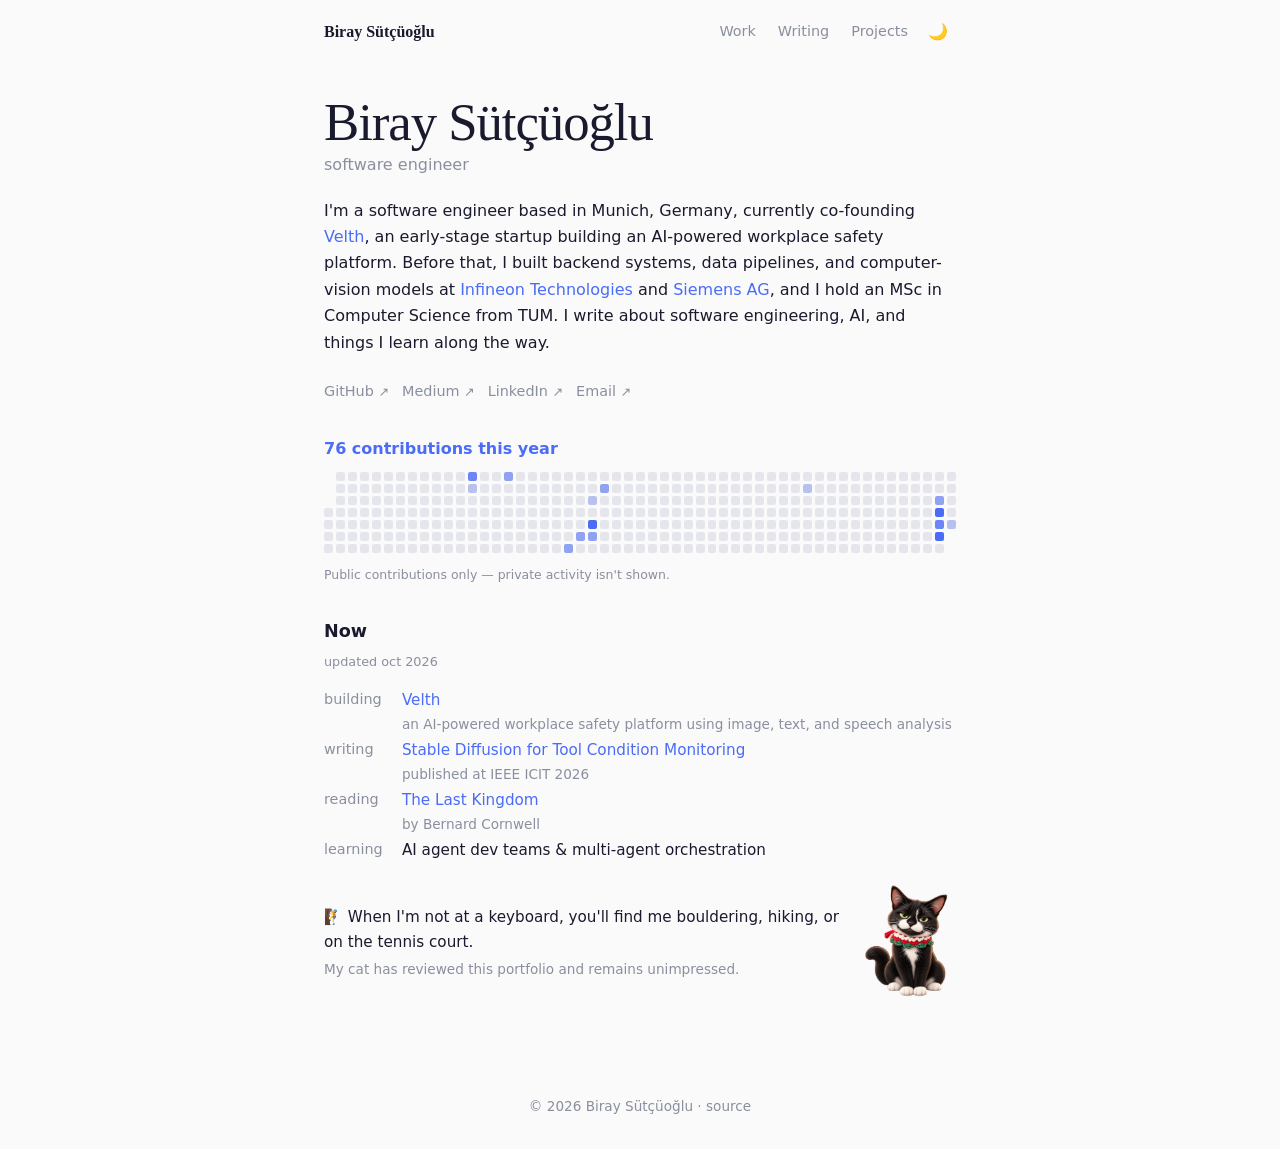
<file: index.html>
<!DOCTYPE html>
<html lang="en">
<head>
  <meta charset="UTF-8" />
  <meta name="viewport" content="width=device-width, initial-scale=1.0" />
  <title>Biray Sütçüoğlu</title>
  <link rel="stylesheet" href="style.css" />
  <script>
    // Applied before first paint to avoid a theme flash. An explicit toggle
    // choice in localStorage wins; otherwise follow the OS preference.
    (function () {
      var saved = localStorage.getItem('theme');
      var dark = saved ? saved === 'dark' : window.matchMedia('(prefers-color-scheme: dark)').matches;
      if (!dark) document.documentElement.classList.add('light');
    })();
  </script>
</head>
<body>

<div class="container">

  <!-- Navigation -->
  <nav>
    <a href="/" class="brand">Biray Sütçüoğlu</a>
    <div class="nav-links">
      <a href="work.html">Work</a>
      <a href="writing.html">Writing</a>
      <a href="projects.html">Projects</a>
      <button id="theme-toggle" title="Toggle theme"><span>☀️</span></button>
    </div>
  </nav>

  <!-- Main -->
  <main>

    <canvas id="hero-particles" aria-hidden="true"></canvas>
    <h1>Biray Sütçüoğlu</h1>
    <div class="tagline">software engineer</div>

    <!-- Bio -->
    <div class="bio">
      <p>
        I'm a software engineer based in Munich, Germany, currently co-founding
        <a href="#">Velth</a>, an early-stage startup building an AI-powered workplace
        safety platform. Before that, I built backend systems, data pipelines, and
        computer-vision models at <a href="#">Infineon Technologies</a> and
        <a href="#">Siemens AG</a>, and I hold an MSc in Computer Science from TUM.
        I write about software engineering, AI, and things I learn along the way.
      </p>
    </div>

    <!-- Social links -->
    <div class="social-links">
      <a href="https://github.com/biraysutcuoglu" target="_blank" rel="noopener">GitHub <span class="ext">↗</span></a>
      <a href="https://medium.com/@birays" target="_blank" rel="noopener">Medium <span class="ext">↗</span></a>
      <a href="https://www.linkedin.com/in/biraysutcuoglu" target="_blank" rel="noopener">LinkedIn <span class="ext">↗</span></a>
      <a href="mailto:sutcuoglubiray@gmail.com">Email <span class="ext">↗</span></a>
    </div>

    <!-- GitHub contributions -->
    <div class="gh-contrib">
      <div class="count">
        <a href="https://github.com/biraysutcuoglu" target="_blank" rel="noopener">
          <span id="gh-count">—</span> contributions this year
        </a>
      </div>
      <div class="gh-grid" id="gh-grid" role="img"
           aria-label="GitHub contributions in the last year"></div>
      <div class="gh-note">Public contributions only — private activity isn't shown.</div>
    </div>

    <!-- Now -->
    <div class="section-title">Now</div>
    <div class="section-meta">updated oct 2026</div>
    <dl class="now-list">
      <dt>building</dt>
      <dd>
        <a href="#">Velth</a>
        <span class="sub">an AI-powered workplace safety platform using image, text, and speech analysis</span>
      </dd>
      <dt>writing</dt>
      <dd>
        <a href="writing.html">Stable Diffusion for Tool Condition Monitoring</a>
        <span class="sub">published at IEEE ICIT 2026</span>
      </dd>
      <dt>reading</dt>
      <dd>
        <a href="#">The Last Kingdom</a>
        <span class="sub">by 	Bernard Cornwell</span>
      </dd>
      <dt>learning</dt>
      <dd>AI agent dev teams &amp; multi-agent orchestration</dd>
    </dl>

    <!-- Hobby -->
    <div class="hobby">
      <div class="hobby-content">
        <p>🧗 When I'm not at a keyboard, you'll find me bouldering, hiking, or on the tennis court.</p>
        <p>My cat has reviewed this portfolio and remains unimpressed.</p>
      </div>
      <span class="hobby-cat" aria-hidden="true">
        <img class="cat-open" src="assets/cat-mascot.png" alt="" />
        <img class="cat-closed" src="assets/cat-mascot-blink.png" alt="" />
      </span>
    </div>

  </main>

  <!-- Footer -->
  <footer>
    © 2026 Biray Sütçüoğlu &middot;
    <a href="https://github.com/biraysutcuoglu">source</a>
  </footer>

</div>

<script src="script.js"></script>
<script type="module" src="particles.js"></script>
</body>
</html>
</file>
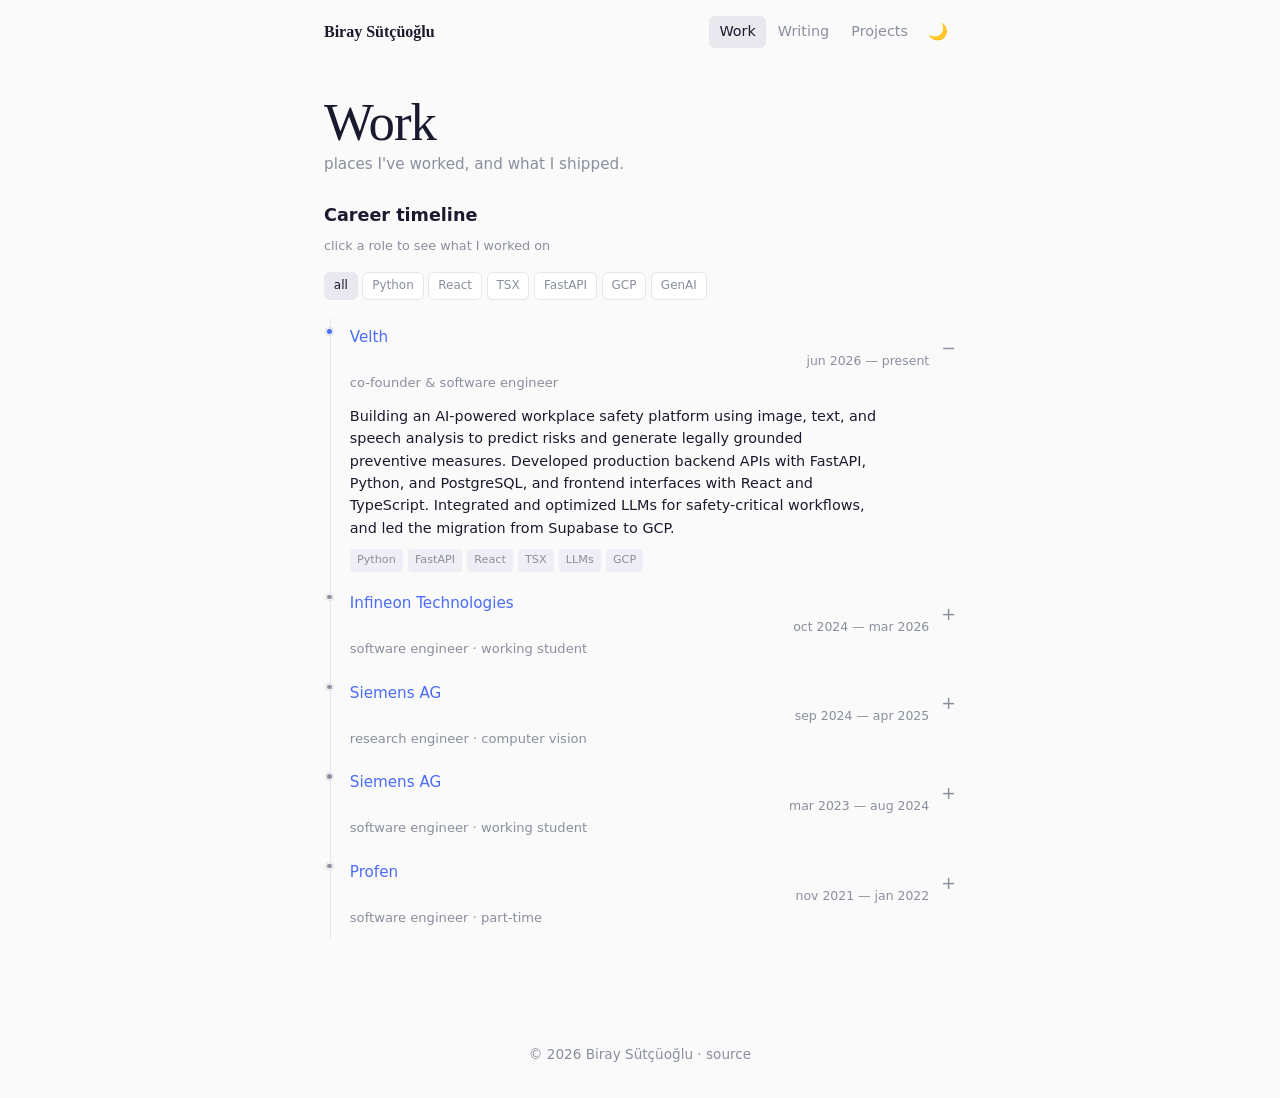
<file: work.html>
<!DOCTYPE html>
<html lang="en">
<head>
  <meta charset="UTF-8" />
  <meta name="viewport" content="width=device-width, initial-scale=1.0" />
  <title>Work — Biray Sütçüoğlu</title>
  <link rel="stylesheet" href="style.css" />
  <script>
    // Applied before first paint to avoid a theme flash. An explicit toggle
    // choice in localStorage wins; otherwise follow the OS preference.
    (function () {
      var saved = localStorage.getItem('theme');
      var dark = saved ? saved === 'dark' : window.matchMedia('(prefers-color-scheme: dark)').matches;
      if (!dark) document.documentElement.classList.add('light');
    })();
  </script>
</head>
<body>

<div class="container">

  <!-- Navigation -->
  <nav>
    <a href="/" class="brand">Biray Sütçüoğlu</a>
    <div class="nav-links">
      <a href="work.html" class="active">Work</a>
      <a href="writing.html">Writing</a>
      <a href="projects.html">Projects</a>
      <button id="theme-toggle" title="Toggle theme"><span>☀️</span></button>
    </div>
  </nav>

  <!-- Main -->
  <main>

    <h1>Work</h1>
    <div class="sub-heading">places I've worked, and what I shipped.</div>

    <!-- Interactive career timeline -->
    <section class="career-timeline" aria-labelledby="career-title">
      <div class="section-title" id="career-title">Career timeline</div>
      <div class="section-meta">click a role to see what I worked on</div>

      <div class="timeline-filters" aria-label="Filter roles by technology">
        <button class="timeline-filter is-active" type="button" data-filter="all">all</button>
        <button class="timeline-filter" type="button" data-filter="python">Python</button>
        <button class="timeline-filter" type="button" data-filter="react">React</button>
        <button class="timeline-filter" type="button" data-filter="tsx">TSX</button>
        <button class="timeline-filter" type="button" data-filter="fastapi">FastAPI</button>
        <button class="timeline-filter" type="button" data-filter="gcp">GCP</button>
        <button class="timeline-filter" type="button" data-filter="genai">GenAI</button>
      </div>

      <div class="timeline-list">
        <details class="timeline-item" data-tags="python ai backend frontend fastapi react tsx gcp" open>
          <summary>
            <span class="timeline-company">Velth</span>
            <span class="timeline-date">jun 2026 — present</span>
            <span class="timeline-role">co-founder &amp; software engineer</span>
          </summary>
          <p>Building an AI-powered workplace safety platform using image, text, and speech analysis to predict risks and generate legally grounded preventive measures. Developed production backend APIs with FastAPI, Python, and PostgreSQL, and frontend interfaces with React and TypeScript. Integrated and optimized LLMs for safety-critical workflows, and led the migration from Supabase to GCP.</p>
          <div class="timeline-tags"><span>Python</span><span>FastAPI</span><span>React</span><span>TSX</span><span>LLMs</span><span>GCP</span></div>
        </details>

        <details class="timeline-item" data-tags="python backend tableau openshift">
          <summary>
            <span class="timeline-company">Infineon Technologies</span>
            <span class="timeline-date">oct 2024 — mar 2026</span>
            <span class="timeline-role">software engineer · working student</span>
          </summary>
          <p>Designed and implemented a software solution that reduced task execution time by 90 %. Built automated data processing applications replacing manual Excel workflows using Python and MySQL, and developed an internal web application supporting business workflows. Containerized applications with Docker and deployed them to OpenShift.</p>
          <div class="timeline-tags"><span>Python</span><span>MySQL</span><span>Tableau</span><span>OpenShift</span></div>
        </details>

        <details class="timeline-item" data-tags="ai python pytorch stable-diffusion genai">
          <summary>
            <span class="timeline-company">Siemens AG</span>
            <span class="timeline-date">sep 2024 — apr 2025</span>
            <span class="timeline-role">research engineer · computer vision</span>
          </summary>
          <p>Improved image segmentation and classification accuracy by 14 % (BBox AP) and 9.5 % (segmentation AP) on a limited, class-imbalanced dataset using GenAI (Stable Diffusion) synthetic data augmentation. Published the research at IEEE ICIT 2026 and designed reproducible ML training and evaluation workflows.</p>
          <div class="timeline-tags"><span>Computer vision</span><span>GenAI</span><span>Stable Diffusion</span><span>PyTorch</span><a href="writing.html">related writing ↗</a></div>
        </details>

        <details class="timeline-item" data-tags="python backend linux">
          <summary>
            <span class="timeline-company">Siemens AG</span>
            <span class="timeline-date">mar 2023 — aug 2024</span>
            <span class="timeline-role">software engineer · working student</span>
          </summary>
          <p>Developed distributed data pipelines collecting data from Linux-based edge devices and sensors and processing real-time industrial data. Designed modular Python components for reliable communication over industrial networking protocols, and built human-machine interfaces (HMI) supporting robotic control systems. Worked extensively with Linux, Docker, and Git in multidisciplinary Agile teams.</p>
          <div class="timeline-tags"><span>Python</span><span>Linux</span><span>data pipelines</span></div>
        </details>

        <details class="timeline-item" data-tags="backend java spring-boot">
          <summary>
            <span class="timeline-company">Profen</span>
            <span class="timeline-date">nov 2021 — jan 2022</span>
            <span class="timeline-role">software engineer · part-time</span>
          </summary>
          <p>Developed a prototype Java Spring Boot microservice architecture at a teleport and satellite network/communication technologies company. Implemented REST APIs and asynchronous messaging between services, applying object-oriented design for modular, maintainable backend components.</p>
          <div class="timeline-tags"><span>Java</span><span>Spring Boot</span><span>REST APIs</span></div>
        </details>
      </div>
    </section>

  </main>

  <!-- Footer -->
  <footer>
    © 2026 Biray Sütçüoğlu &middot;
    <a href="https://github.com/biraysutcuoglu">source</a>
  </footer>

</div>

<script src="script.js"></script>
</body>
</html>
</file>
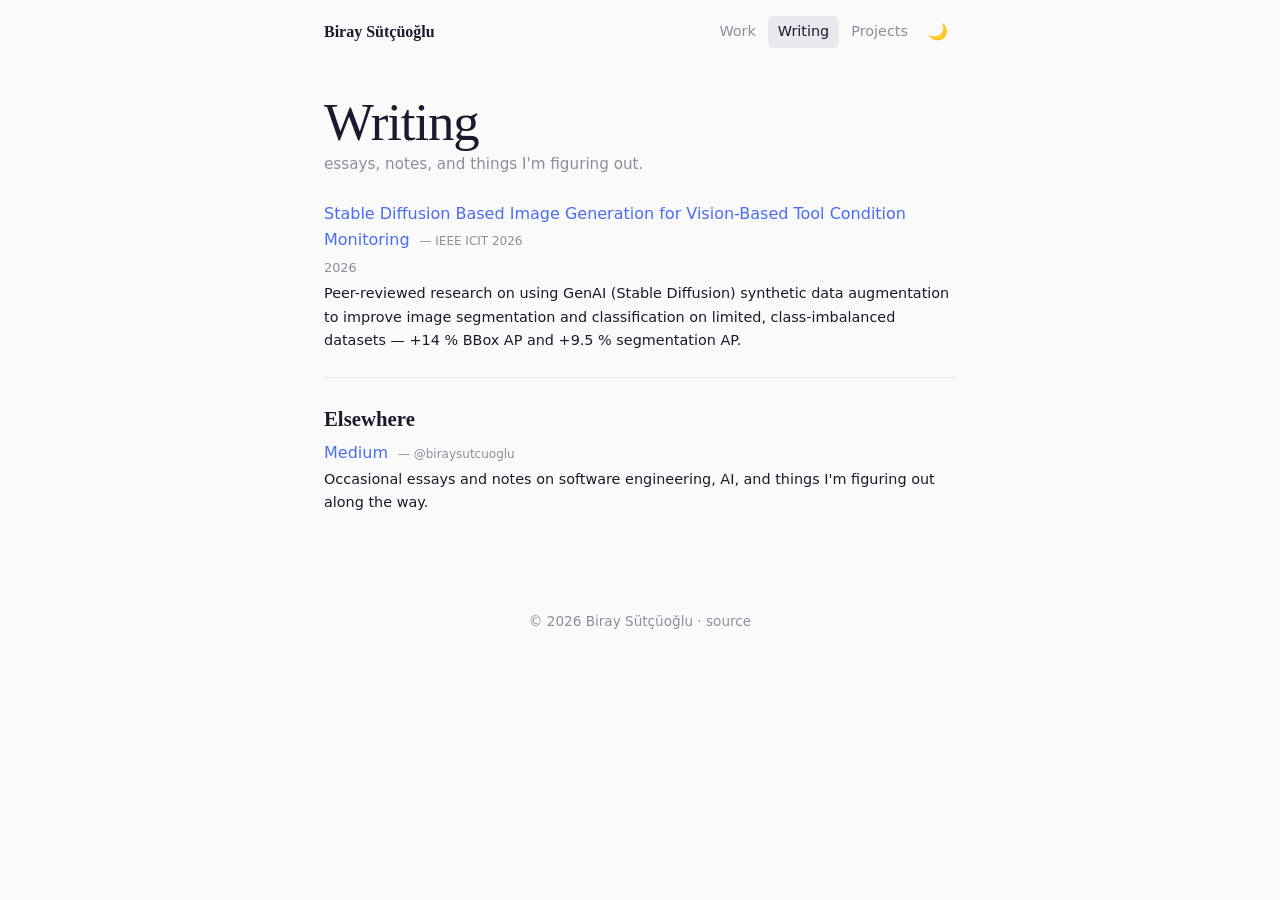
<file: writing.html>
<!DOCTYPE html>
<html lang="en">
<head>
  <meta charset="UTF-8" />
  <meta name="viewport" content="width=device-width, initial-scale=1.0" />
  <title>Writing — Biray Sütçüoğlu</title>
  <link rel="stylesheet" href="style.css" />
  <script>
    // Applied before first paint to avoid a theme flash. An explicit toggle
    // choice in localStorage wins; otherwise follow the OS preference.
    (function () {
      var saved = localStorage.getItem('theme');
      var dark = saved ? saved === 'dark' : window.matchMedia('(prefers-color-scheme: dark)').matches;
      if (!dark) document.documentElement.classList.add('light');
    })();
  </script>
</head>
<body>

<div class="container">

  <!-- Navigation -->
  <nav>
    <a href="/" class="brand">Biray Sütçüoğlu</a>
    <div class="nav-links">
      <a href="work.html">Work</a>
      <a href="writing.html" class="active">Writing</a>
      <a href="projects.html">Projects</a>
      <button id="theme-toggle" title="Toggle theme"><span>☀️</span></button>
    </div>
  </nav>

  <!-- Main -->
  <main>

    <h1>Writing</h1>
    <div class="sub-heading">essays, notes, and things I'm figuring out.</div>

    <!-- Publications -->
    <div class="writing-item">
      <div class="title">
        <a href="https://doi.org/10.1109/ICIT64854.2026.11491315" target="_blank" rel="noopener">
          Stable Diffusion Based Image Generation for Vision-Based Tool Condition Monitoring
        </a>
        <span class="source">— IEEE ICIT 2026</span>
      </div>
      <span class="date">2026</span>
      <span class="desc">
        Peer-reviewed research on using GenAI (Stable Diffusion) synthetic data
        augmentation to improve image segmentation and classification on limited,
        class-imbalanced datasets — +14 % BBox AP and +9.5 % segmentation AP.
      </span>
    </div>

    <hr />

    <h2>Elsewhere</h2>

    <div class="writing-item">
      <div class="title">
        <a href="https://medium.com/@birays" target="_blank" rel="noopener">Medium</a>
        <span class="source">— @biraysutcuoglu</span>
      </div>
      <span class="desc">
        Occasional essays and notes on software engineering, AI, and things I'm
        figuring out along the way.
      </span>
    </div>

  </main>

  <!-- Footer -->
  <footer>
    © 2026 Biray Sütçüoğlu &middot;
    <a href="https://github.com/biraysutcuoglu">source</a>
  </footer>

</div>

<script src="script.js"></script>
</body>
</html>
</file>
<file: style.css>
/* ── Reset ── */
*, *::before, *::after { margin: 0; padding: 0; box-sizing: border-box; }

/* ── Theme variables ── */
:root {
  --bg:         #0a0a0b;
  --surface:    #111115;
  --border:     #1e1e24;
  --text:       #e1e4eb;
  --text-dim:   #7a7f8a;
  --accent:     #5b7fff;
  --accent-bg:  rgba(91, 127, 255, 0.08);
  --nav-hover:  #2a2d35;
  --tag-bg:     #18181e;
  --tag-text:   #7a7f8a;
  --inline-code: #c9d1d9;
  --wash-cursor: rgba(91, 127, 255, 0.1);
}

:root.light {
  --bg:         #fafafa;
  --surface:    #ffffff;
  --border:     #e5e5ec;
  --text:       #1a1a2e;
  --text-dim:   #8a8f9e;
  --accent:     #4a6cf7;
  --accent-bg:  rgba(74, 108, 247, 0.06);
  --nav-hover:  #e8e8ee;
  --tag-bg:     #eeeeF4;
  --tag-text:   #8a8f9e;
  --inline-code: #2d2d44;
  --wash-cursor: rgba(74, 108, 247, 0.1);
}

/* ── Base ── */
html { font-size: 16px; }
body {
  background: var(--bg);
  color: var(--text);
  font-family: GeistSans, -apple-system, 'system-ui', 'Segoe UI', Roboto, sans-serif;
  line-height: 1.65;
  -webkit-font-smoothing: antialiased;
}

/* ── Title font (Instrument Serif style) ── */
h1, h2, .brand {
  font-family: 'Instrument Serif', 'Iowan Old Style', Georgia, serif;
  font-weight: 400;
}

/* ── Layout ── */
.container {
  max-width: 680px;
  margin: 0 auto;
  padding: 0 24px;
}

/* ── Navigation ── */
nav {
  display: flex;
  align-items: center;
  gap: 2px;
  padding: 16px 0;
  flex-wrap: wrap;
}
nav .brand {
  font-weight: 600;
  color: var(--text);
  text-decoration: none;
  font-size: 1rem;
}
nav .nav-links {
  display: flex;
  gap: 2px;
  margin-left: auto;
  align-items: center;
}
nav .nav-links a {
  display: inline-block;
  padding: 4px 10px;
  border-radius: 6px;
  color: var(--text-dim);
  text-decoration: none;
  font-size: 0.9rem;
  transition: background 0.15s, color 0.15s;
}
nav .nav-links a:hover {
  background: var(--nav-hover);
  color: var(--text);
}
nav .nav-links a.active {
  color: var(--text);
  background: var(--nav-hover);
}
#theme-toggle {
  background: none;
  border: none;
  cursor: pointer;
  padding: 4px 8px;
  border-radius: 6px;
  font-size: 1rem;
  line-height: 1;
  color: var(--text-dim);
  transition: background 0.15s;
}
#theme-toggle:hover {
  background: var(--nav-hover);
}

/* ── Main content ── */
main { position: relative; padding: 32px 0 48px; }

h1 {
  font-size: 3.3rem;
  font-weight: 400;
  letter-spacing: -0.02em;
  margin-bottom: 0.15rem;
  line-height: 1.02;
}

/* ── WebGL particle hero ── */
#hero-particles {
  display: none;
  width: 100%;
  height: 5.2rem;
  margin-bottom: 0.15rem;
  cursor: crosshair;
}
/* When WebGL is active, the canvas replaces the visible h1 but the
   h1 stays in the DOM for screen readers and no-JS/no-WebGL fallback. */
main.webgl-active #hero-particles { display: block; }
main.webgl-active h1 {
  position: absolute;
  width: 1px;
  height: 1px;
  padding: 0;
  margin: -1px;
  overflow: hidden;
  clip: rect(0 0 0 0);
  white-space: nowrap;
  border: 0;
}
@media (max-width: 600px) {
  #hero-particles { height: 3.4rem; }
}
@media (prefers-reduced-motion: reduce) {
  #hero-particles { display: none !important; }
  main.webgl-active h1 {
    position: static;
    width: auto;
    height: auto;
    margin: 0 0 0.15rem;
    overflow: visible;
    clip: auto;
  }
}
.tagline {
  color: var(--text-dim);
  font-size: 1rem;
  margin-bottom: 1.2rem;
}

/* ── Bio paragraph ── */
.bio {
  font-size: 1rem;
  line-height: 1.65;
  margin-bottom: 1.5rem;
}
.bio a {
  color: var(--accent);
  text-decoration: none;
  border-bottom: 1px solid transparent;
  transition: border-color 0.15s;
}
.bio a:hover {
  border-bottom-color: var(--accent);
}

/* ── Social links row ── */
.social-links {
  display: flex;
  flex-wrap: wrap;
  gap: 0.3rem 0.8rem;
  margin-bottom: 2rem;
}
.social-links a {
  color: var(--text-dim);
  text-decoration: none;
  font-size: 0.9rem;
  transition: color 0.15s;
}
.social-links a:hover { color: var(--accent); }
.social-links .ext { color: var(--text-dim); font-size: 0.8rem; }

/* ── Interactive career timeline ── */
.career-timeline { margin-bottom: 2rem; }
.timeline-filters {
  display: flex;
  flex-wrap: wrap;
  gap: 0.3rem;
  margin: 0.7rem 0 1.1rem;
}
.timeline-filter {
  border: 1px solid var(--border);
  border-radius: 6px;
  background: var(--surface);
  color: var(--text-dim);
  cursor: pointer;
  font: inherit;
  font-size: 0.75rem;
  padding: 0.2rem 0.55rem;
  transition: background 0.15s, border-color 0.15s, color 0.15s;
}
.timeline-filter:hover,
.timeline-filter.is-active {
  border-color: var(--nav-hover);
  background: var(--nav-hover);
  color: var(--text);
}
.timeline-list {
  position: relative;
  margin: 0.5rem 0 0 0.35rem;
  padding-left: 1.2rem;
  border-left: 1px solid var(--border);
}
.timeline-item {
  position: relative;
  margin: 0 0 0.2rem;
  padding: 0 0 0.2rem;
}
.timeline-item::before {
  content: '';
  position: absolute;
  left: -1.48rem;
  top: 0.65rem;
  width: 0.4rem;
  height: 0.4rem;
  border: 1px solid var(--bg);
  border-radius: 50%;
  background: var(--text-dim);
  box-shadow: 0 0 0 1px var(--border);
}
.timeline-item[open]::before {
  background: var(--accent);
}
.timeline-item summary {
  display: grid;
  grid-template-columns: 1fr auto;
  gap: 0.05rem 0.75rem;
  cursor: pointer;
  list-style: none;
  padding: 0.45rem 0;
  transition: color 0.15s;
}
.timeline-item summary:hover .timeline-company { text-decoration: underline; }
.timeline-item summary::-webkit-details-marker { display: none; }
.timeline-item summary::after {
  content: '+';
  grid-column: 2;
  grid-row: 1 / span 2;
  align-self: center;
  color: var(--text-dim);
  font-size: 1.1rem;
  font-weight: 300;
}
.timeline-item[open] summary::after { content: '−'; }
.timeline-company { color: var(--accent); font-size: 0.95rem; }
.timeline-date { color: var(--text-dim); font-size: 0.78rem; text-align: right; }
.timeline-role { color: var(--text-dim); font-size: 0.82rem; }
.timeline-item p {
  color: var(--text);
  font-size: 0.9rem;
  line-height: 1.55;
  margin: 0.25rem 0 0.65rem;
  max-width: 58ch;
}
.timeline-tags {
  display: flex;
  flex-wrap: wrap;
  align-items: center;
  gap: 0.3rem;
  margin: 0.45rem 0 0.35rem;
}
.timeline-tags span,
.timeline-tags a {
  border-radius: 4px;
  background: var(--tag-bg);
  color: var(--tag-text);
  font-size: 0.7rem;
  padding: 0.12rem 0.45rem;
  text-decoration: none;
}
.timeline-tags a { color: var(--accent); }
.timeline-tags a:hover { text-decoration: underline; }
@media (max-width: 520px) {
  .timeline-item summary { grid-template-columns: 1fr; }
  .timeline-date { text-align: left; }
  .timeline-item summary::after { grid-column: 2; grid-row: 1 / span 3; }
}

/* ── Section headings ── */
.section-title {
  font-size: 1.1rem;
  font-weight: 600;
  color: var(--text);
  margin-bottom: 0.3rem;
}
.section-meta {
  color: var(--text-dim);
  font-size: 0.8rem;
  margin-bottom: 1rem;
}

/* ── Now / description list ── */
.now-list {
  display: grid;
  grid-template-columns: auto 1fr;
  gap: 0.15rem 1.2rem;
  margin-bottom: 2rem;
}
.now-list dt {
  color: var(--text-dim);
  font-size: 0.9rem;
  white-space: nowrap;
}
.now-list dd {
  color: var(--text);
  font-size: 0.95rem;
}
.now-list dd a {
  color: var(--accent);
  text-decoration: none;
}
.now-list dd a:hover { text-decoration: underline; }
.now-list dd .sub {
  display: block;
  color: var(--text-dim);
  font-size: 0.85rem;
}

/* ── GitHub contributions ── */
.gh-contrib {
  margin-bottom: 2rem;
}
.gh-contrib .count {
  font-size: 1rem;
  font-weight: 600;
  color: var(--text);
}
.gh-contrib .count a {
  color: var(--accent);
  text-decoration: none;
}
.gh-contrib .count a:hover { text-decoration: underline; }
.gh-grid {
  display: grid;
  grid-auto-flow: column;
  grid-template-rows: repeat(7, 1fr);
  gap: 3px;
  margin-top: 0.6rem;
  overflow-x: auto;
  padding-bottom: 4px;
}
.gh-grid .cell {
  width: 100%;
  aspect-ratio: 1;
  border-radius: 2px;
  background: var(--border);
}
.gh-grid .cell[data-level="1"] { background: color-mix(in srgb, var(--accent) 30%, var(--border)); }
.gh-grid .cell[data-level="2"] { background: color-mix(in srgb, var(--accent) 55%, var(--border)); }
.gh-grid .cell[data-level="3"] { background: color-mix(in srgb, var(--accent) 78%, var(--border)); }
.gh-grid .cell[data-level="4"] { background: var(--accent); }
.gh-note {
  margin-top: 0.5rem;
  font-size: 0.78rem;
  color: var(--text-dim);
}

/* ── Hobby section ── */
.hobby {
  margin-bottom: 2rem;
}
.hobby p { font-size: 0.95rem; color: var(--text); }
.hobby .sub { color: var(--text-dim); font-size: 0.85rem; margin-top: 0.2rem; }

/* ── Photo grid ── */
.photo-grid {
  display: grid;
  grid-template-columns: repeat(3, 1fr);
  gap: 8px;
  margin-top: 0.5rem;
}
.photo-grid button {
  aspect-ratio: 1;
  background: var(--surface);
  border: 1px solid var(--border);
  border-radius: 6px;
  cursor: pointer;
  overflow: hidden;
  padding: 0;
  transition: opacity 0.15s;
}
.photo-grid button:hover { opacity: 0.85; }
.photo-grid button img {
  display: block;
  width: 100%;
  height: 100%;
  object-fit: cover;
}

/* ── Work page ── */
.work-item {
  margin-bottom: 1.6rem;
}
.work-item .company {
  font-weight: 600;
  font-size: 1rem;
}
.work-item .company a {
  color: var(--accent);
  text-decoration: none;
}
.work-item .company a:hover { text-decoration: underline; }
.work-item .date {
  color: var(--text-dim);
  font-size: 0.8rem;
  margin-left: 0.3rem;
}
.work-item .role {
  display: block;
  color: var(--text-dim);
  font-size: 0.85rem;
}
.work-item .desc {
  display: block;
  color: var(--text);
  font-size: 0.9rem;
  margin-top: 0.15rem;
}

/* ── Writing page ── */
.writing-item {
  margin-bottom: 1.4rem;
}
.writing-item .title {
  font-weight: 500;
  font-size: 1rem;
}
.writing-item .title a {
  color: var(--accent);
  text-decoration: none;
}
.writing-item .title a:hover { text-decoration: underline; }
.writing-item .date {
  color: var(--text-dim);
  font-size: 0.8rem;
}
.writing-item .desc {
  display: block;
  color: var(--text);
  font-size: 0.9rem;
  margin-top: 0.1rem;
}
.writing-item .source {
  display: inline-block;
  font-size: 0.75rem;
  color: var(--text-dim);
  margin-left: 0.3rem;
}

/* ── Projects page ── */
.project-item {
  margin-bottom: 1.4rem;
}
.project-item .name {
  font-weight: 500;
  font-size: 1rem;
}
.project-item .name a {
  color: var(--accent);
  text-decoration: none;
}
.project-item .name a:hover { text-decoration: underline; }
.project-item .tags {
  display: inline-flex;
  flex-wrap: wrap;
  gap: 4px;
  margin-left: 0.3rem;
}
.project-item .tags span {
  display: inline-block;
  font-size: 0.7rem;
  padding: 1px 7px;
  border-radius: 4px;
  background: var(--tag-bg);
  color: var(--tag-text);
}
.project-item .desc {
  display: block;
  color: var(--text);
  font-size: 0.9rem;
  margin-top: 0.1rem;
}

/* ── Sub-heading ── */
h2 {
  font-size: 1.3rem;
  font-weight: 600;
  margin-bottom: 0.2rem;
}
.sub-heading {
  color: var(--text-dim);
  font-size: 0.95rem;
  margin-bottom: 1.5rem;
}

/* ── Divider ── */
hr {
  border: none;
  border-top: 1px solid var(--border);
  margin: 1.5rem 0;
}

/* ── Hobby cat ── */
.hobby-content { flex: 1; }
.hobby-content p + p {
  color: var(--text-dim);
  font-size: 0.85rem;
  margin-top: 0.2rem;
}
.hobby-cat {
  position: relative;
  display: block;
  width: 96px;
  height: 112px;
  align-self: flex-end;
  margin: -0.6rem 0 -0.4rem 1rem;
}
.hobby-cat img {
  position: absolute;
  inset: 0;
  display: block;
  width: 100%;
  height: 100%;
  object-fit: contain;
}
.cat-open { z-index: 1; }
.cat-closed {
  z-index: 2;
  opacity: 0;
  animation: cat-blink-image 5.8s ease-in-out infinite;
}
@keyframes cat-blink-image {
  0%, 94%, 100% { opacity: 0; }
  96% { opacity: 1; }
  98% { opacity: 0; }
}
@media (min-width: 480px) {
  .hobby { display: flex; align-items: center; }
}
@media (prefers-reduced-motion: reduce) {
  .cat-closed { animation: none; }
}

/* ── Footer ── */
footer {
  padding: 24px 0 32px;
  font-size: 0.85rem;
  color: var(--text-dim);
  text-align: center;
}
footer a {
  color: var(--text-dim);
  text-decoration: none;
}
footer a:hover { color: var(--accent); }

/* ── Responsive ── */
@media (max-width: 600px) {
  .container { padding: 0 16px; }
  h1 { font-size: 1.6rem; }
  .photo-grid { grid-template-columns: repeat(2, 1fr); }
  nav { gap: 6px; }
  nav .nav-links { gap: 4px; }
}
</file>
